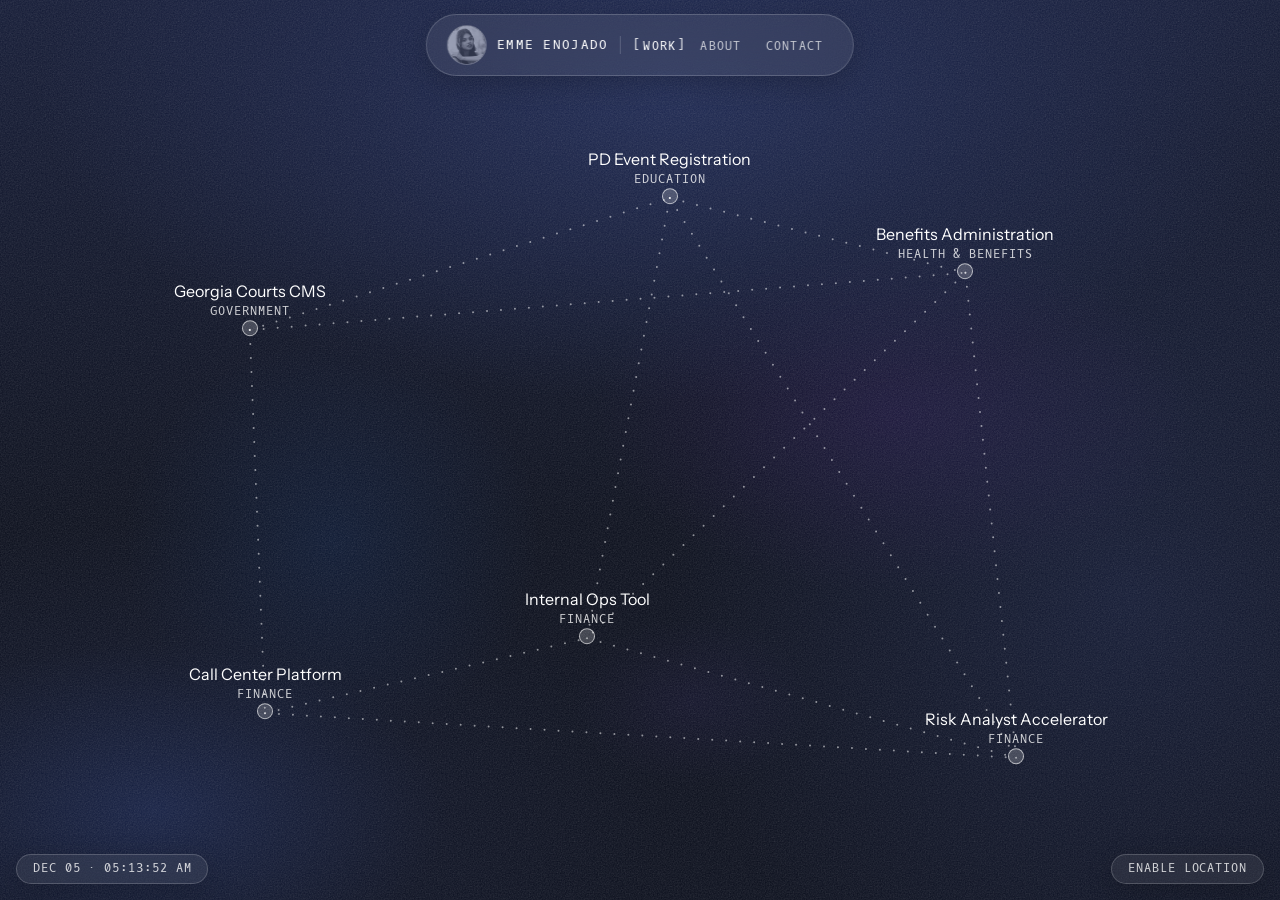
<file: index.html>
<!DOCTYPE html>
<html lang="en">
<head>
  <meta charset="UTF-8" />
  <meta name="viewport" content="width=device-width, initial-scale=1.0" />
  <title>Emme Enojado</title>

  <link rel="preconnect" href="https://fonts.googleapis.com" />
  <link
    href="https://fonts.googleapis.com/css2?family=Instrument+Sans:wght@400;500&family=Oxygen+Mono&display=swap"
    rel="stylesheet"
  />

  <link rel="stylesheet" href="css/styles.css" />

  <!-- Open Graph / social preview -->
  <meta property="og:title" content="Emme Enojado — Product Designer" />
  <meta property="og:description" content="Product designer with 5+ years delivering end-to-end solutions across finance, government, and more." />
  <meta property="og:image" content="https://emme-e-site.vercel.app/assets/og-preview.png" />
  <meta property="og:url" content="https://emme-e-site.vercel.app/index.html" />
  <meta property="og:type" content="website" />
  <meta name="twitter:card" content="summary_large_image" />
  <meta name="twitter:image" content="https://emme-e-site.vercel.app/assets/og-preview.png" />
</head>
<body>
  <header>
    <nav class="nav-pill" aria-label="Main navigation">
      <a href="index.html" class="nav-identity">
        <img src="assets/profile.jpg" alt="Emme Enojado" class="profile-pic" />
        <span class="nav-name">Emme Enojado</span>
      </a>
      <div class="nav-separator" aria-hidden="true"></div>
      <ul>
        <li><a href="index.html" aria-current="page">Work</a></li>
        <li><a href="about.html">About</a></li>
        <li><a href="mailto:emme.enojado@slalom.com">Contact</a></li>
      </ul>
    </nav>
  </header>

  <main id="projectCanvas" class="field" aria-label="Interactive project map">
    <svg
      id="connectionLayer"
      class="connection-layer"
      aria-hidden="true"
      preserveAspectRatio="none"
    ></svg>
  </main>

  <section class="weather-card" id="weatherCard" aria-live="polite">
    <p id="weatherStatus">Locating…</p>
  </section>

  <div class="clock-widget" id="clockWidget" role="timer"></div>

  <section class="modal" id="projectModal" aria-hidden="true">
    <article class="modal-panel" role="dialog" aria-modal="true" aria-labelledby="modalTitle">
      <div class="modal-top">
        <div>
          <h2 class="modal-title" id="modalTitle">Project</h2>
          <p class="modal-tag" id="modalTag">Tag</p>
        </div>
        <button class="modal-close" id="modalClose" type="button" aria-label="Close project details">Close</button>
      </div>
      <p class="modal-desc" id="modalDesc">Placeholder description.</p>
    </article>
  </section>

  <script src="js/transitions.js"></script>
  <script src="js/weather.js"></script>
  <script src="js/clock.js"></script>
  <script src="js/main.js"></script>
</body>
</html>
</file>
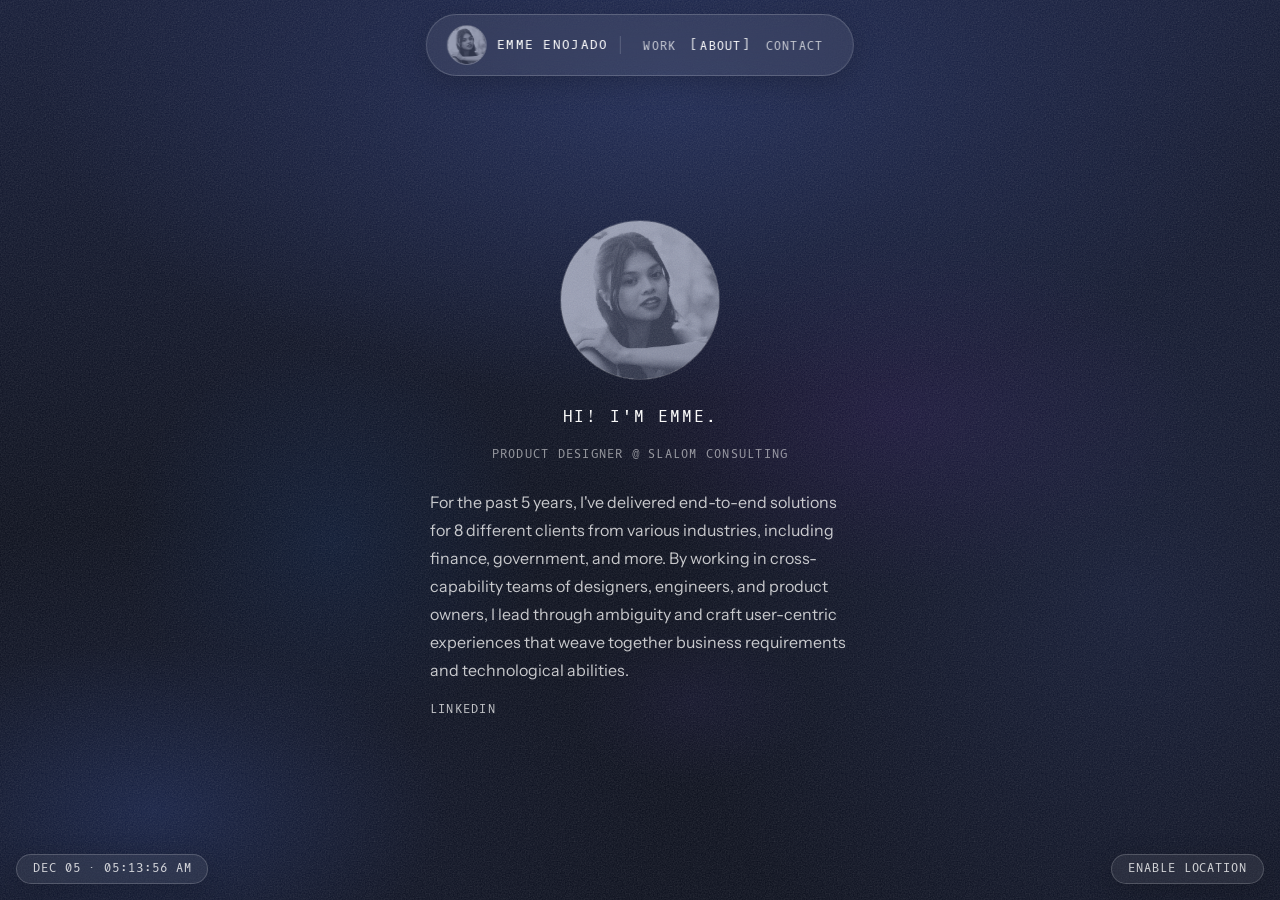
<file: about.html>
<!DOCTYPE html>
<html lang="en">
<head>
  <meta charset="UTF-8" />
  <meta name="viewport" content="width=device-width, initial-scale=1.0" />
  <title>About — Emme Enojado</title>
  <link rel="preconnect" href="https://fonts.googleapis.com" />
  <link
    href="https://fonts.googleapis.com/css2?family=Instrument+Sans:wght@400;500&family=Oxygen+Mono&display=swap"
    rel="stylesheet"
  />
  <link rel="stylesheet" href="css/styles.css" />
</head>
<body class="page-about">
  <header>
    <nav class="nav-pill" aria-label="Main navigation">
      <a href="index.html" class="nav-identity">
        <img src="assets/profile.jpg" alt="Emme Enojado" class="profile-pic" />
        <span class="nav-name">Emme Enojado</span>
      </a>
      <div class="nav-separator" aria-hidden="true"></div>
      <ul>
        <li><a href="index.html">Work</a></li>
        <li><a href="about.html" aria-current="page">About</a></li>
        <li><a href="mailto:emme.enojado@slalom.com">Contact</a></li>
      </ul>
    </nav>
  </header>
  <main class="about-main">
    <div class="about-hero">
      <img src="assets/profile.jpg" alt="Emme Enojado" class="about-photo" />
      <p class="about-greeting">Hi! I'm Emme. </p>
      <p class="about-tagline">Product Designer @ Slalom Consulting</p>
      <p class="about-bio">For the past 5 years, I've delivered end-to-end solutions for 8 different clients from various industries, including finance, government, and more. By working in cross-capability teams of designers, engineers, and product owners, I lead through ambiguity and craft user-centric experiences that weave together business requirements and technological abilities.</p>
      <a href="https://www.linkedin.com/in/emme-enojado/" class="about-link" target="_blank" rel="noopener noreferrer">LinkedIn</a>
    </div>
  </main>

  <section class="weather-card" id="weatherCard" aria-live="polite">
    <p id="weatherStatus">Locating…</p>
  </section>

  <div class="clock-widget" id="clockWidget" role="timer"></div>

  <script src="js/transitions.js"></script>
  <script src="js/weather.js"></script>
  <script src="js/clock.js"></script>
</body>
</html>
</file>
<file: css/styles.css>
@import url("layout.css");

/* =========================
   Reset
========================= */
* {
  margin: 0;
  padding: 0;
  box-sizing: border-box;
}

html,
body {
  margin: 0;
  padding: 0;
}

img,
video {
  display: block;
  max-width: 100%;
}

/* =========================
   Theme + Typography
========================= */
:root {
  --bg-1: #121935; /* lighter midnight navy */
  --bg-2: #090d1b; /* dark midnight navy */
  --bg-3: #090d1b; /* dark midnight navy */
  --line: rgba(255, 255, 255, 0.18);
  --mist: rgba(255, 255, 255, 0.78);
  --card: rgba(255, 255, 255, 0.1);
  --card-strong: rgba(255, 255, 255, 0.16);

  --font-main: "Instrument Sans", sans-serif;
  --font-accent: "Oxygen Mono", monospace;
}

body {
  min-height: 100vh;
  overflow: hidden;
  color: var(--mist);
  font-family: var(--font-main);
  line-height: 1.6;
  background:
    radial-gradient(
      ellipse 68% 48% at 52% 10%,
      rgba(34, 47, 96, 0.72) 0%,
      rgba(28, 39, 83, 0.46) 38%,
      transparent 72%
    ),
    radial-gradient(
      ellipse 52% 42% at 12% 90%,
      rgba(31, 48, 105, 0.52) 0%,
      rgba(18, 25, 53, 0.24) 44%,
      transparent 76%
    ),
    radial-gradient(
      circle at 88% 66%,
      rgba(42, 57, 116, 0.28) 0%,
      transparent 36%
    ),
    radial-gradient(
      ellipse 38% 32% at 70% 46%,
      rgba(62, 24, 108, 0.26) 0%,
      transparent 62%
    ),
    radial-gradient(
      ellipse 28% 38% at 26% 60%,
      rgba(18, 50, 108, 0.28) 0%,
      transparent 58%
    ),
    radial-gradient(
      ellipse 18% 18% at 54% 78%,
      rgba(46, 34, 92, 0.20) 0%,
      transparent 52%
    ),
    linear-gradient(180deg, var(--bg-1) 0%, var(--bg-2) 58%, var(--bg-3) 100%);
}

h1, h2, h3, h4, h5, h6,
p {
  margin: 0;
  font-weight: 400;
  font-family: var(--font-main);
}

a {
  color: inherit;
  text-decoration: none;
  transition: color 0.3s ease;
}

/* SVG fractal-noise tile inside the canvas stacking context so it can't overlay UI chrome */
main#projectCanvas::before,
.about-main::before {
  content: '';
  position: absolute;
  inset: 0;
  z-index: 0;
  pointer-events: none;
  opacity: 0.18;
  background-image: url("data:image/svg+xml;charset=utf-8,%3Csvg xmlns='http://www.w3.org/2000/svg' width='200' height='200'%3E%3Cfilter id='n'%3E%3CfeTurbulence type='fractalNoise' baseFrequency='0.75' numOctaves='4' stitchTiles='stitch'/%3E%3CfeColorMatrix type='saturate' values='0'/%3E%3C/filter%3E%3Crect width='200' height='200' filter='url(%23n)'/%3E%3C/svg%3E");
  background-size: 200px 200px;
  background-repeat: repeat;
}

/* =========================
   Header / Nav Pill
========================= */
header {
  position: fixed;
  top: 0;
  left: 0;
  right: 0;
  z-index: 20;
  height: 90px;
  pointer-events: none;
}

.nav-pill {
  position: absolute;
  top: 50%;
  left: 50%;
  transform: translate(-50%, -50%);
  display: flex;
  align-items: center;
  gap: 12px;
  padding: 10px 20px;
  border: 1px solid var(--line);
  border-radius: 999px;
  background: rgba(255, 255, 255, 0.07);
  backdrop-filter: blur(18px);
  box-shadow: 0 8px 28px rgba(0, 0, 0, 0.18);
  pointer-events: auto;
  transition: background 380ms ease, backdrop-filter 380ms ease, box-shadow 380ms ease;
}

.nav-identity {
  display: flex;
  align-items: center;
  gap: 10px;
  color: #fff;
  text-decoration: none;
  flex-shrink: 0;
}

.profile-pic {
  width: 40px;
  height: 40px;
  border-radius: 50%;
  object-fit: cover;
  border: 1px solid rgba(255, 255, 255, 0.25);
  flex-shrink: 0;
}

.nav-name {
  font-family: var(--font-accent);
  font-size: 0.8rem;
  font-weight: 400;
  text-transform: uppercase;
  letter-spacing: 0.1em;
  white-space: nowrap;
}

.nav-separator {
  width: 1px;
  height: 18px;
  background: var(--line);
  flex-shrink: 0;
}

.nav-pill ul {
  list-style: none;
  display: flex;
  gap: 4px;
}

.nav-pill ul a {
  position: relative;
  padding: 0 10px;
  font-family: var(--font-accent);
  font-size: 0.78rem;
  text-transform: uppercase;
  letter-spacing: 0.1em;
  color: rgba(255, 255, 255, 0.72);
  transition: color 280ms ease;
  white-space: nowrap;
}

.nav-pill ul a::before,
.nav-pill ul a::after {
  position: absolute;
  top: 50%;
  font-family: var(--font-accent);
  font-size: 0.78rem;
  color: rgba(255, 255, 255, 0.9);
  opacity: 0;
  filter: blur(4px) brightness(2);
  transition: opacity 280ms ease, filter 280ms ease, transform 280ms ease;
  pointer-events: none;
}

.nav-pill ul a::before {
  content: '[';
  left: 0;
  transform: translateY(-50%) translateX(4px);
}

.nav-pill ul a::after {
  content: ']';
  right: 0;
  transform: translateY(-50%) translateX(-4px);
}

.nav-pill ul a:hover,
.nav-pill ul a[aria-current="page"] {
  color: #fff;
}

.nav-pill ul a:hover::before,
.nav-pill ul a[aria-current="page"]::before {
  opacity: 1;
  filter: blur(0) brightness(1);
  transform: translateY(-50%) translateX(0);
}

.nav-pill ul a:hover::after,
.nav-pill ul a[aria-current="page"]::after {
  opacity: 1;
  filter: blur(0) brightness(1);
  transform: translateY(-50%) translateX(0);
}

/* =========================
   Canvas + Nodes
========================= */
main#projectCanvas {
  position: relative;
  width: 100vw;
  height: 100vh;
  padding-top: 90px;
  isolation: isolate;
}

.node {
  position: absolute;
  left: var(--x);
  top: var(--y);
  transform: translate(-50%, -50%);
  z-index: 2;
}

.node-label {
  position: absolute;
  left: 50%;
  bottom: 24px;
  transform: translateX(-50%) translateY(0);
  text-align: center;
  pointer-events: none;
  white-space: nowrap;
  z-index: 1;
  opacity: 1;
  transition: opacity 220ms ease, transform 220ms ease;
}

.node-label-title {
  font-family: var(--font-main);
  font-size: 16px;
  line-height: 1.2;
  color: #fff;
}

.node-label-tags {
  margin-top: 3px;
  font-family: var(--font-accent);
  font-size: 12px;
  line-height: 1.2;
  letter-spacing: 0.08em;
  text-transform: uppercase;
  color: rgba(255, 255, 255, 0.78);
}

.node-btn {
  position: relative;
  width: 16px;
  height: 16px;
  border: 1px solid rgba(255, 255, 255, 0.62);
  border-radius: 999px;
  background: rgba(255, 255, 255, 0.2);
  cursor: pointer;
  touch-action: none;
  transition: transform 180ms ease, box-shadow 180ms ease, background 180ms ease;
}

.node-btn:hover,
.node-btn:focus-visible {
  transform: scale(1.12);
  background: rgba(255, 255, 255, 0.34);
  box-shadow: 0 0 0 6px rgba(255, 255, 255, 0.12);
  outline: none;
}

.node:hover .node-btn,
.node:focus-within .node-btn {
  /* delay matches transition duration so animation picks up where the transition left off */
  animation: star-pulse 2s ease-in-out 180ms infinite;
  outline: none;
}

/* Hover card — portalled to body so position: fixed escapes overflow: hidden */
.node-card {
  position: fixed;
  z-index: 15;
  transform: translateY(8px);
  width: 500px;
  border: 1px solid var(--line);
  border-radius: 16px;
  background: rgba(9, 13, 30, 0.88);
  backdrop-filter: blur(16px);
  overflow: hidden;
  opacity: 0;
  pointer-events: none;
  transition: opacity 220ms ease, transform 220ms ease;
  white-space: normal;
  box-shadow: 0 16px 40px rgba(0, 0, 0, 0.38);
}

.node-card-media {
  width: 100%;
  height: 269px;
  background: linear-gradient(180deg, #121a36 0%, #121a33 100%);
  background-size: cover;
  background-position: center;
}

.node-card-content {
  padding: 24px;
  background: rgba(6, 9, 22, 0.52);
}

.node-card-header {
  display: flex;
  align-items: center;
  justify-content: space-between;
  gap: 12px;
  margin-bottom: 16px;
}

.node-card .name,
.mobile-card .name {
  margin: 0;
  font-family: var(--font-main);
  font-size: 20px;
  font-weight: 400;
  line-height: 1.2;
  color: #fff;
}

.node-card .desc,
.mobile-card .desc {
  margin: 0;
  font-family: var(--font-main);
  font-size: 16px;
  font-weight: 400;
  line-height: 1.2;
  color: rgba(255, 255, 255, 0.92);
}

.node-card .tag-pill,
.mobile-card .tag-pill {
  margin: 0;
  display: inline-block;
  padding: 8px 12px;
  border: 1px solid var(--line);
  border-radius: 16px;
  background: transparent;
  white-space: nowrap;

  font-family: var(--font-accent);
  font-size: 12px;
  font-weight: 400;
  line-height: 1;
  letter-spacing: 0.08em;
  text-transform: uppercase;
  color: rgba(255, 255, 255, 0.95);
}

.node-card.node-card--visible {
  opacity: 1;
  transform: translateY(0);
}

/* Entrance slides up from below when card is above the node */
.node-card.node-card--below {
  transform: translateY(-8px);
}

.node-card.node-card--below.node-card--visible {
  transform: translateY(0);
}

.node:hover .node-label,
.node:focus-within .node-label {
  opacity: 0;
  transform: translateX(-50%) translateY(-6px);
}

/* =========================
   Weather card
========================= */
.weather-card {
  position: fixed;
  right: 16px;
  bottom: 16px;
  z-index: 25;
  width: max-content;
  max-width: calc(100vw - 32px);
  padding: 8px 16px;
  border: 1px solid var(--line);
  border-radius: 999px;
  background: rgba(255, 255, 255, 0.07);
  backdrop-filter: blur(18px);
  box-shadow: 0 8px 28px rgba(0, 0, 0, 0.18);
  transition: background 380ms ease, backdrop-filter 380ms ease, box-shadow 380ms ease;
}

#weatherStatus {
  margin: 0;
  font-family: var(--font-accent);
  font-size: 0.72rem;
  letter-spacing: 0.08em;
  text-transform: uppercase;
  color: rgba(255, 255, 255, 0.78);
  white-space: nowrap;
  line-height: 1;
}

.clock-widget {
  position: fixed;
  left: 16px;
  bottom: 16px;
  z-index: 25;
  padding: 8px 16px;
  border: 1px solid var(--line);
  border-radius: 999px;
  background: rgba(255, 255, 255, 0.07);
  backdrop-filter: blur(18px);
  box-shadow: 0 8px 28px rgba(0, 0, 0, 0.18);
  transition: background 380ms ease, backdrop-filter 380ms ease, box-shadow 380ms ease;
  font-family: var(--font-accent);
  font-size: 0.72rem;
  letter-spacing: 0.08em;
  text-transform: uppercase;
  color: rgba(255, 255, 255, 0.78);
  white-space: nowrap;
  line-height: 1;
}

/* =========================
   Modal
========================= */
.modal {
  position: fixed;
  inset: 0;
  z-index: 30;
  display: grid;
  place-items: center;
  background: rgba(0, 0, 0, 0.46);
  opacity: 0;
  pointer-events: none;
  transition: opacity 180ms ease;
}

.modal.open {
  opacity: 1;
  pointer-events: auto;
}

.modal-panel {
  width: min(560px, calc(100vw - 28px));
  border: 1px solid var(--line);
  border-radius: 18px;
  background: rgba(11, 29, 42, 0.94);
  backdrop-filter: blur(10px);
  padding: 24px;
}

.modal-top {
  display: flex;
  justify-content: space-between;
  align-items: flex-start;
  gap: 12px;
  margin-bottom: 16px;
}

.modal-title {
  margin: 0;
  font-family: var(--font-main);
  font-size: 24px;
  font-weight: 400;
  line-height: 1.2;
  color: #fff;
}

.modal-tag {
  margin: 6px 0 0;
  display: inline-block;
  padding: 8px 12px;
  border: 1px solid rgba(255, 255, 255, 0.5);
  border-radius: 16px;
  background: transparent;

  font-family: var(--font-accent);
  font-size: 12px;
  font-weight: 400;
  line-height: 1;
  letter-spacing: 0.08em;
  text-transform: uppercase;
  color: rgba(255, 255, 255, 0.78);
}

.modal-desc {
  margin: 0;
  font-family: var(--font-main);
  font-size: 16px;
  font-weight: 400;
  line-height: 1.2;
  color: rgba(255, 255, 255, 0.86);
}

.modal-close {
  border: 1px solid var(--line);
  background: transparent;
  color: #fff;
  border-radius: 10px;
  padding: 6px 10px;
  cursor: pointer;
  font: inherit;
}

/* =========================
   Motion + Responsive
========================= */
@keyframes float {
  0%, 100% { transform: translateY(-2px); }
  50% { transform: translateY(6px); }
}

@keyframes star-pulse {
  0%, 100% {
    transform: scale(1.12);
    background: rgba(255, 255, 255, 0.34);
    box-shadow:
      0 0 6px 2px rgba(255, 255, 255, 0.30),
      0 0 0 6px rgba(255, 255, 255, 0.12);
  }
  50% {
    transform: scale(1.32);
    background: rgba(255, 255, 255, 0.60);
    box-shadow:
      0 0 18px 6px rgba(255, 255, 255, 0.55),
      0 0 0 13px rgba(255, 255, 255, 0.16);
  }
}

/* =========================
   About page
========================= */
body.page-about {
  overflow-y: auto;
}

.about-main {
  position: relative;
  display: flex;
  align-items: center;
  justify-content: center;
  min-height: 100vh;
  padding: 100px 24px 60px;
}

.about-hero {
  display: flex;
  flex-direction: column;
  align-items: center;
  gap: 16px;
  max-width: 420px;
  width: 100%;
  text-align: center;
}

.about-photo {
  width: 160px;
  height: 160px;
  border-radius: 50%;
  object-fit: cover;
  border: 1px solid var(--line);
  margin-bottom: 8px;
}

.about-greeting {
  font-family: var(--font-accent);
  font-size: 1rem;
  text-transform: uppercase;
  letter-spacing: 0.12em;
  color: #fff;
}

.about-tagline {
  font-family: var(--font-accent);
  font-size: 0.78rem;
  text-transform: uppercase;
  letter-spacing: 0.1em;
  color: rgba(255, 255, 255, 0.55);
  line-height: 1.5;
}

.about-bio {
  font-family: var(--font-main);
  font-size: 1rem;
  line-height: 1.75;
  color: var(--mist);
  margin-top: 8px;
  text-align: left;
}

.about-link {
  align-self: flex-start;
  position: relative;
  padding: 0;
  font-family: var(--font-accent);
  font-size: 0.78rem;
  text-transform: uppercase;
  letter-spacing: 0.1em;
  color: rgba(255, 255, 255, 0.72);
  transition: color 280ms ease;
}

.about-link::before,
.about-link::after {
  position: absolute;
  top: 50%;
  font-family: var(--font-accent);
  font-size: 0.78rem;
  color: rgba(255, 255, 255, 0.9);
  opacity: 0;
  filter: blur(4px) brightness(2);
  transition: opacity 280ms ease, filter 280ms ease, transform 280ms ease;
  pointer-events: none;
}

.about-link::before {
  content: '[';
  left: -10px;
  transform: translateY(-50%) translateX(-4px);
}

.about-link::after {
  content: ']';
  right: -10px;
  transform: translateY(-50%) translateX(4px);
}

.about-link:hover {
  color: #fff;
}

.about-link:hover::before {
  opacity: 1;
  filter: blur(0) brightness(1);
  transform: translateY(-50%) translateX(0);
}

.about-link:hover::after {
  opacity: 1;
  filter: blur(0) brightness(1);
  transform: translateY(-50%) translateX(0);
}

/* =========================
   Mobile project stack
========================= */
.mobile-stack {
  display: none;
  flex-direction: column;
  gap: 20px;
  padding: 100px 16px 48px;
  max-width: 500px;
  margin: 0 auto;
  min-height: 100vh;
}

.mobile-card {
  border: 1px solid var(--line);
  border-radius: 16px;
  background: rgba(9, 13, 30, 0.88);
  backdrop-filter: blur(16px);
  overflow: hidden;
  cursor: pointer;
  box-shadow: 0 16px 40px rgba(0, 0, 0, 0.38);
  opacity: 0;
  transform: translateY(24px);
  transition: opacity 480ms ease, transform 480ms ease, box-shadow 200ms ease;
}

.mobile-card--visible {
  opacity: 1;
  transform: translateY(0);
}

.mobile-card .node-card-media {
  height: auto; /* let the img drive the height so ratio is preserved */
}

.mobile-card-img {
  width: 100%;
  height: auto;
  display: block;
}

/* Fast press response overrides the slow entrance transition */
.mobile-card:active {
  transform: scale(0.97);
  box-shadow: 0 8px 20px rgba(0, 0, 0, 0.26);
  transition: transform 100ms ease, box-shadow 100ms ease;
}

@media (max-width: 720px) {
  header {
    padding: 10px 16px;
  }

  body {
    overflow-y: auto;
    overflow-x: hidden;
  }

  main#projectCanvas {
    display: none;
  }

  .mobile-stack {
    display: flex;
  }

  /* Darken nav + weather when scrolled over lighter card content */
  .nav-pill.nav-scrolled {
    background: rgba(8, 12, 28, 0.82);
    backdrop-filter: blur(22px);
    box-shadow: 0 8px 28px rgba(0, 0, 0, 0.42);
  }

  .weather-card.card-scrolled {
    background: rgba(8, 12, 28, 0.78);
    backdrop-filter: blur(22px);
  }

  .clock-widget.card-scrolled {
    background: rgba(8, 12, 28, 0.78);
    backdrop-filter: blur(22px);
  }

  .clock-widget {
    left: 10px;
    bottom: 10px;
    border-radius: 12px;
    line-height: 1.5;
  }

  /* Full-width pill: pin pic left, nav links right — eliminates overflow by design */
  .nav-name {
    display: none;
  }

  .nav-pill {
    left: 12px;
    right: 12px;
    transform: translateY(-50%);
    width: auto;
    justify-content: space-between;
    gap: 8px;
    padding: 8px 16px;
  }

  .nav-separator {
    display: none;
  }

  .nav-pill ul {
    gap: 4px;
  }

  .nav-pill ul a {
    font-size: 0.78rem;
    letter-spacing: 0.06em;
    padding: 0 5px;
  }

  .profile-pic {
    width: 32px;
    height: 32px;
  }

  /* Stack weather info vertically on narrow screens */
  .weather-card {
    right: 10px;
    bottom: 10px;
    max-width: calc(100vw - 20px);
    border-radius: 16px;
  }

  #weatherStatus {
    white-space: normal;
    max-width: 180px;
    text-align: center;
    line-height: 1.6;
  }

  .node-card {
    width: min(500px, calc(100vw - 32px));
  }

  .mobile-card .desc {
    font-size: 14px;
    line-height: 1.5;
  }
}

/* Network connection layer: sits behind .node elements */
.connection-layer {
  position: absolute;
  inset: 0;
  z-index: 1;
  width: 100%;
  height: 100%;
  overflow: visible;
  pointer-events: none;
}

.edge {
  fill: none;
  stroke: rgba(255, 255, 255, 0.95);
  stroke-linecap: round;
  stroke-width: 2;
  stroke-dasharray: 0 14;
  opacity: 0.55;
  animation: dash-flow 1s linear infinite;
}

@keyframes dash-flow {
  to {
    stroke-dashoffset: -14;
  }
}

/* =========================
   Page transitions
========================= */
body {
  animation: page-enter 550ms ease-out both;
}

body.page-exiting {
  animation: page-exit 220ms ease-in forwards;
  pointer-events: none;
}

/* Shimmer on html so it renders above body and isn't dimmed by body's opacity */
html::after {
  content: '';
  position: fixed;
  inset: 0;
  z-index: 99999;
  background: rgba(160, 200, 255, 0.05);
  pointer-events: none;
  animation: page-shimmer 700ms ease-out both;
}

@keyframes page-enter {
  from { opacity: 0; }
  to   { opacity: 1; }
}

@keyframes page-exit {
  from { opacity: 1; }
  to   { opacity: 0; }
}

@keyframes page-shimmer {
  0%   { opacity: 1; }
  100% { opacity: 0; }
}
</file>
